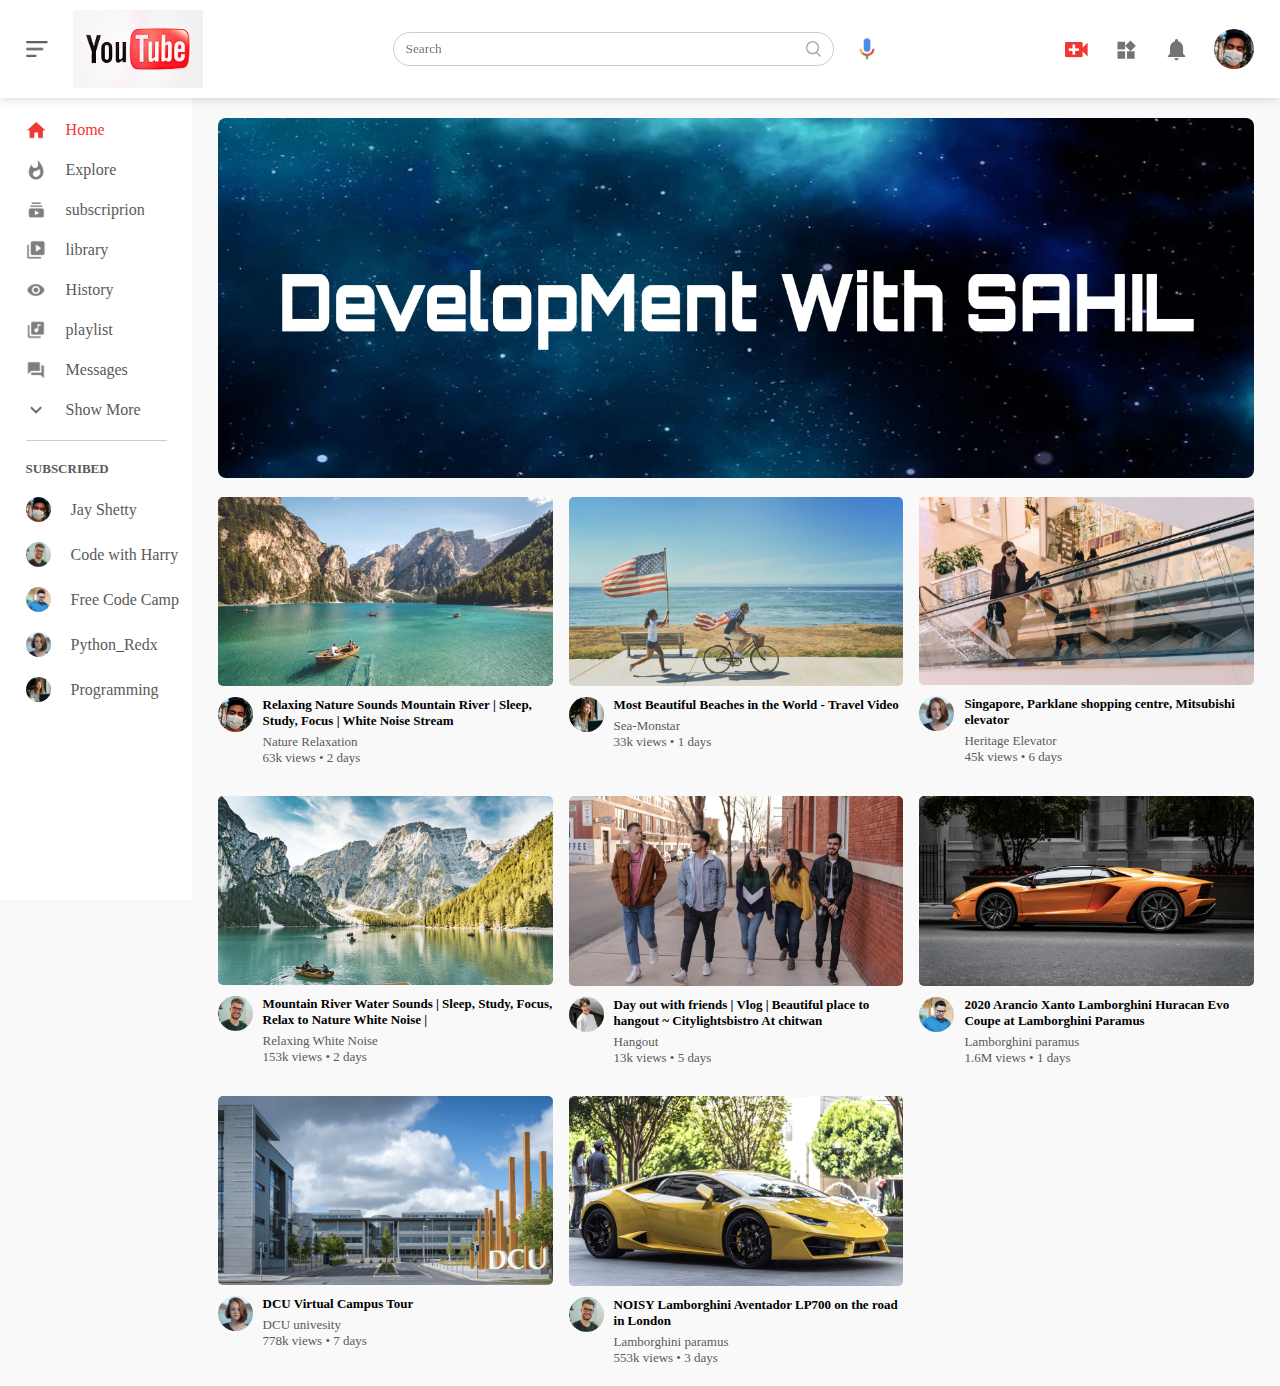
<file: index.html>
<!DOCTYPE html>
<html lang="en">
<head>
    <meta charset="UTF-8">
    <meta http-equiv="X-UA-Compatible" content="IE=edge">
    <meta name="viewport" content="width=device-width, initial-scale=1.0">
    <title>Video sharing website - Youtube2.0</title>

    <link rel="stylesheet" href="style.css">

</head>
<body>
    
    <nav class="flex-div">
        <div class="nav-left flex-div">
            <img src="images/menu.png" class="menu-icon">
            <img src="images/youtube.jpg" class="logo">
        </div>


        <div class="nav-middle flex-div">
            <div class="search-box flex-div">
                <input type="text" placeholder="Search">
                <img src="images/search.png" >
            </div>
            <img src="images/voice-search.png" class="mic-icon">
        </div>


        <div class="nav-right flex-div">
            <img src="images/upload.png" >
            <img src="images/more.png" >
            <img src="images/notification.png" >
            <img src="images/sahil.png" class="user-icon">
        </div>
    </nav>

    <!-- ===================Sidebar===================== -->

    <div class="sidebar">
        <div class="shortcut-links">
            <a href="#"><img src="images/home.png"><p>Home</p></a>
            <a href="#"><img src="images/explore.png"><p>Explore</p></a>
            <a href="#"><img src="images/subscriprion.png"><p>subscriprion</p></a>
            <a href="#"><img src="images/library.png"><p>library</p></a>
            <a href="#"><img src="images/history.png"><p>History</p></a>
            <a href="#"><img src="images/playlist.png"><p>playlist</p></a>
            <a href="#"><img src="images/messages.png"><p>Messages</p></a>
            <a href="#"><img src="images/show-more.png"><p>Show More</p></a>
            <hr>
        </div>
        <div class="subscribed-list">
            <h3>SUBSCRIBED</h3>
            <a href="#"><img src="images/sahil.png"><p>Jay Shetty</p></a>
            <a href="#"><img src="images/simon.png"><p>Code with Harry</p></a>
            <a href="#"><img src="images/tom.png"><p>Free Code Camp</p></a>
            <a href="#"><img src="images/megan.png"><p>Python_Redx</p></a>
            <a href="#"><img src="images/cameron.png"><p>Programming</p></a>
        </div>
    </div>

    <!-- =================main============ -->
    <div class="container">
        <div class="banner">
            <img src="images/banner_main1.jpg" >
        </div>
    

    <div class="list-container">
        <div class="vid-list">
            <a href="play video.html"><img src="images/thumbnail1.png" class="thumbnail"></a>
            <div class="flex-div">
                <img src="images/sahil.png" >
                <div class="vid-info">
                    <a href="play video.html">
                        Relaxing Nature Sounds Mountain River | Sleep, Study, Focus | White Noise Stream</a>
                    <p>Nature Relaxation</p>
                    <p>63k views &bull; 2 days</p>
                </div>
            </div>
        </div>
        <div class="vid-list">
            <a href="beach_video.html"><img src="images/thumbnail2.png" class="thumbnail"></a>
            <div class="flex-div">
                <img src="images/cameron.png" >
                <div class="vid-info">
                    <a href="">Most Beautiful Beaches in the World - Travel Video</a>
                    <p>Sea-Monstar</p>
                    <p>33k views &bull; 1 days</p>
                </div>
            </div>
        </div>
        <div class="vid-list">
            <a href="elevator.html"><img src="images/thumbnail3.png" class="thumbnail"></a>
            <div class="flex-div">
                <img src="images/megan.png" >
                <div class="vid-info">
                    <a href="#">Singapore, Parklane shopping centre, Mitsubishi elevator</a>
                    <p>Heritage Elevator</p>
                    <p>45k views &bull; 6 days</p>
                </div>
            </div>
        </div>
        <div class="vid-list">
            <a href="mountain.html"><img src="images/thumbnail4.png" class="thumbnail"></a>
            <div class="flex-div">
                <img src="images/simon.png" >
                <div class="vid-info">
                    <a href="#">Mountain River Water Sounds | Sleep, Study, Focus, Relax to Nature White Noise | </a>
                    <p>Relaxing White Noise</p>
                    <p>153k views &bull; 2 days</p>
                </div>
            </div>
        </div>
        <div class="vid-list">
            <a href="hangout.html"><img src="images/thumbnail5.png" class="thumbnail"></a>
            <div class="flex-div">
                <img src="images/gerard.png" >
                <div class="vid-info">
                    <a href="#">
                        Day out with friends | Vlog | Beautiful place to hangout ~ Citylightsbistro At chitwan</a>
                    <p>Hangout</p>
                    <p>13k views &bull; 5 days</p>
                </div>
            </div>
        </div>
        <div class="vid-list">
            <a href="lambo_red.html"><img src="images/thumbnail6.png" class="thumbnail"></a>
            <div class="flex-div">
                <img src="images/tom.png" >
                <div class="vid-info">
                    <a href="#">2020 Arancio Xanto Lamborghini Huracan Evo Coupe at Lamborghini Paramus</a>
                    <p>Lamborghini paramus</p>
                    <p>1.6M views &bull; 1 days</p>
                </div>
            </div>
        </div>
        <div class="vid-list">
            <a href="versity.html"><img src="images/thumbnail7.png" class="thumbnail"></a>
            <div class="flex-div">
                <img src="images/megan.png" >
                <div class="vid-info">
                    <a href="#">DCU Virtual Campus Tour</a>
                    <p>DCU univesity</p>
                    <p>778k views &bull; 7 days</p>
                </div>
            </div>
        </div>
        <div class="vid-list">
            <a href="yellowlambo.html"><img src="images/thumbnail8.png" class="thumbnail"></a>
            <div class="flex-div">
                <img src="images/simon.png" >
                <div class="vid-info">
                    <a href="#">NOISY Lamborghini Aventador LP700 on the road in London</a>
                    <p>Lamborghini paramus</p>
                    <p>553k views &bull; 3 days</p>
                </div>
            </div>
        </div>
        
    </div>
</div>



<script src="main.js"></script>
</body>
</html>
</file>
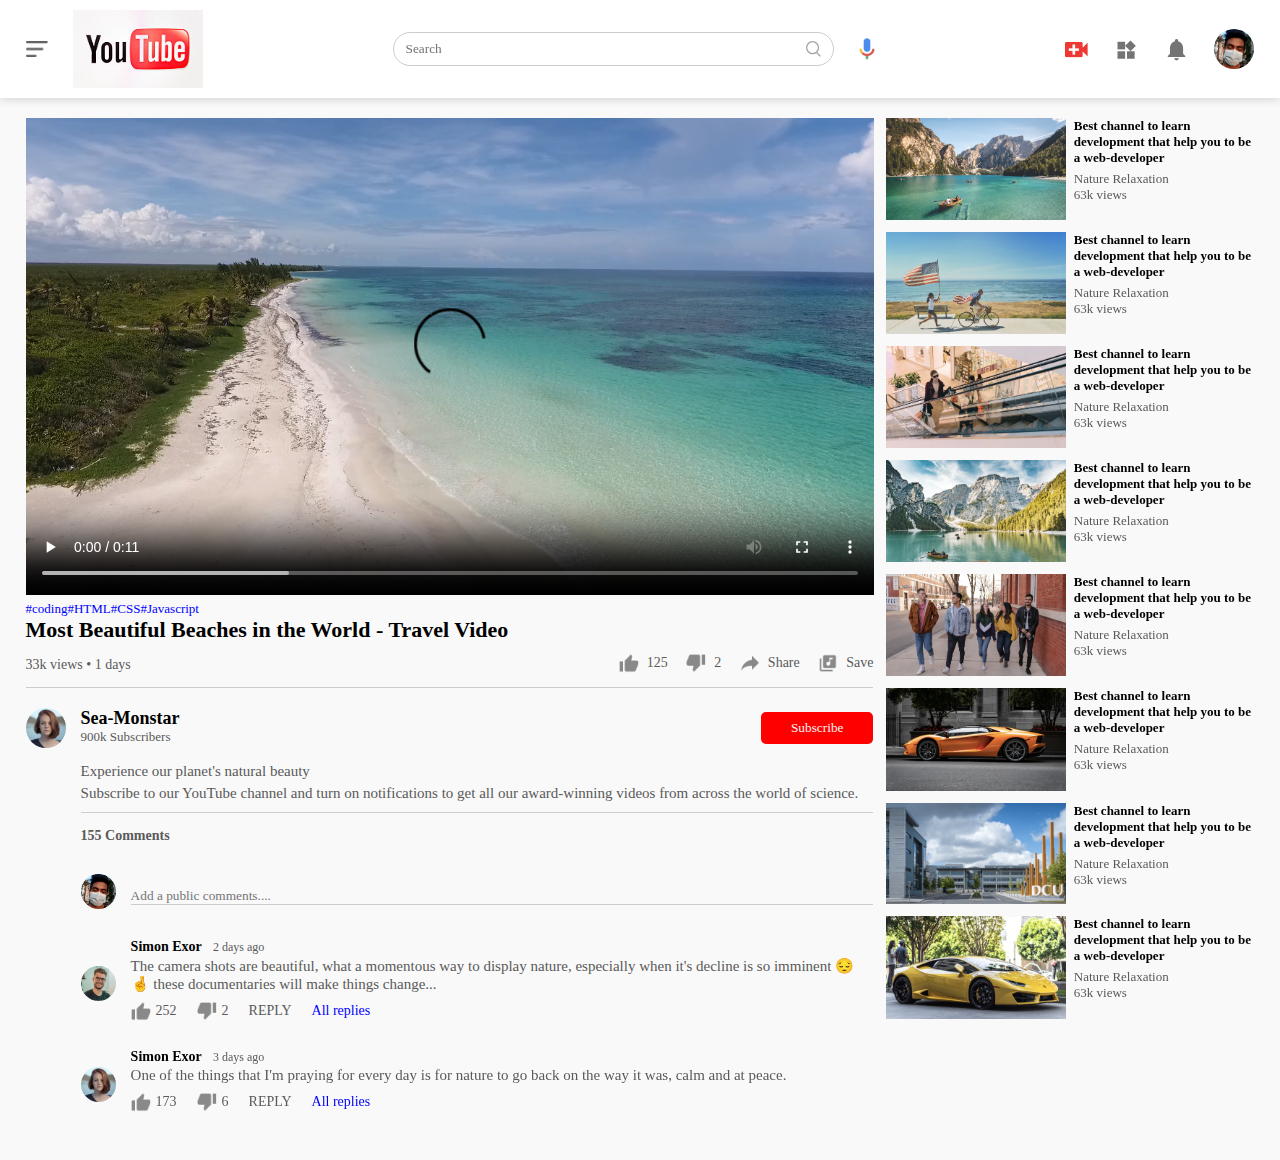
<file: beach_video.html>
<!DOCTYPE html>
<html lang="en">

<head>
    <meta charset="UTF-8">
    <meta http-equiv="X-UA-Compatible" content="IE=edge">
    <meta name="viewport" content="width=device-width, initial-scale=1.0">
    <title>beach_video</title>
    <link rel="stylesheet" href="style.css">
</head>

<body>
    <nav class="flex-div">
        <div class="nav-left flex-div">
            <img src="images/menu.png" class="menu-icon">
            <img src="images/youtube.jpg" class="logo">
        </div>


        <div class="nav-middle flex-div">
            <div class="search-box flex-div">
                <input type="text" placeholder="Search">
                <img src="images/search.png">
            </div>
            <img src="images/voice-search.png" class="mic-icon">
        </div>


        <div class="nav-right flex-div">
            <img src="images/upload.png">
            <img src="images/more.png">
            <img src="images/notification.png">
            <img src="images/sahil.png" class="user-icon">
        </div>
    </nav>

    <div class="container play-container">
        <div class="row">
            <div class="play-video">
                <video controls autoplay>
                    <source src="images/Sea - 6399 (1).mp4" type="video/mp4">
                </video>

                <div class="tags">
                    <a href="">#coding</a><a href="">#HTML</a><a href="">#CSS</a><a href="">#Javascript</a>
                </div>
                <h3>Most Beautiful Beaches in the World - Travel Video</h3>
                <div class="play-video-info">
                    <p>33k views &bull; 1 days</p>


                    <div>
                        <a href=""><img src="images/like.png">125</a>
                        <a href=""><img src="images/dislike.png">2</a>
                        <a href=""><img src="images/share.png">Share</a>
                        <a href=""><img src="images/save.png">Save</a>
                    </div>
                </div>
                <hr>

                <div class="publisher">
                    <img src="images/megan.png">

                    <div>
                        <p>Sea-Monstar</p>
                        <span>900k Subscribers</span>

                    </div>
                    <button type="button">Subscribe</button>

                </div>
                <div class="channel-discription">
                    <p>Experience our planet's natural beauty</p>
                    <p>Subscribe to our YouTube channel and turn on notifications to get all our award-winning videos from across the world of science.</p>
                    <hr>
                    <h4>155 Comments</h4>

                    <div class="add-comments">
                        <img src="images/sahil.png" >
                        <input type="text " placeholder="Add a public comments....">
                    </div>
                    <div class="old-comments">
                        <img src="images/simon.png" >

                       <div>
                        <h3>Simon Exor <span>2 days ago</span></h3>
                        
                        <p>The camera shots are beautiful, what a momentous way to display nature, especially when it's decline is so imminent 😔 🤞 these documentaries will make things change...
                        </p>
                        <div class="comments-icons">
                            <img src="images/like.png" >
                            <span>252</span>
                            <img src="images/dislike.png">
                            <span>2</span>
                            <span>REPLY</span>
                            <a href="">All replies</a>
                        </div>
                       </div>
                    </div>
                    <div class="old-comments">
                        <img src="images/megan.png" >

                       <div>
                        <h3>Simon Exor <span>3 days ago</span></h3>
                        
                        <p>One of the things that I'm praying for every day is for nature to go back on the way it was, calm and at peace.
                        </p>
                        <div class="comments-icons">
                            <img src="images/like.png" >
                            <span>173</span>
                            <img src="images/dislike.png">
                            <span>6</span>
                            <span>REPLY</span>
                            <a href="">All replies</a>
                        </div>
                       </div>
                    </div>
                </div>




            </div>
            <div class="right-sidebar">

                <div class="side-video-list">
                    <a href="" class="small-thumbnail"><img src="images/thumbnail1.png"></a>
                    <div class="vid-info">
                        <a href="">Best channel to learn development that help you to be a web-developer</a>
                        <p>Nature Relaxation</p>
                        <p>63k views </p>

                    </div>
                </div>
                <div class="side-video-list">
                    <a href="" class="small-thumbnail"><img src="images/thumbnail2.png"></a>
                    <div class="vid-info">
                        <a href="">Best channel to learn development that help you to be a web-developer</a>
                        <p>Nature Relaxation</p>
                        <p>63k views </p>

                    </div>
                </div>
                <div class="side-video-list">
                    <a href="" class="small-thumbnail"><img src="images/thumbnail3.png"></a>
                    <div class="vid-info">
                        <a href="">Best channel to learn development that help you to be a web-developer</a>
                        <p>Nature Relaxation</p>
                        <p>63k views </p>

                    </div>
                </div>
                <div class="side-video-list">
                    <a href="" class="small-thumbnail"><img src="images/thumbnail4.png"></a>
                    <div class="vid-info">
                        <a href="">Best channel to learn development that help you to be a web-developer</a>
                        <p>Nature Relaxation</p>
                        <p>63k views </p>

                    </div>
                </div>
                <div class="side-video-list">
                    <a href="" class="small-thumbnail"><img src="images/thumbnail5.png"></a>
                    <div class="vid-info">
                        <a href="">Best channel to learn development that help you to be a web-developer</a>
                        <p>Nature Relaxation</p>
                        <p>63k views </p>

                    </div>
                </div>
                <div class="side-video-list">
                    <a href="" class="small-thumbnail"><img src="images/thumbnail6.png"></a>
                    <div class="vid-info">
                        <a href="">Best channel to learn development that help you to be a web-developer</a>
                        <p>Nature Relaxation</p>
                        <p>63k views </p>

                    </div>
                </div>
                <div class="side-video-list">
                    <a href="" class="small-thumbnail"><img src="images/thumbnail7.png"></a>
                    <div class="vid-info">
                        <a href="">Best channel to learn development that help you to be a web-developer</a>
                        <p>Nature Relaxation</p>
                        <p>63k views </p>

                    </div>
                </div>
                <div class="side-video-list">
                    <a href="" class="small-thumbnail"><img src="images/thumbnail8.png"></a>
                    <div class="vid-info">
                        <a href="">Best channel to learn development that help you to be a web-developer</a>
                        <p>Nature Relaxation</p>
                        <p>63k views </p>

                    </div>
                </div>

            </div>
        </div>
    </div>
</body>

</html>
</file>
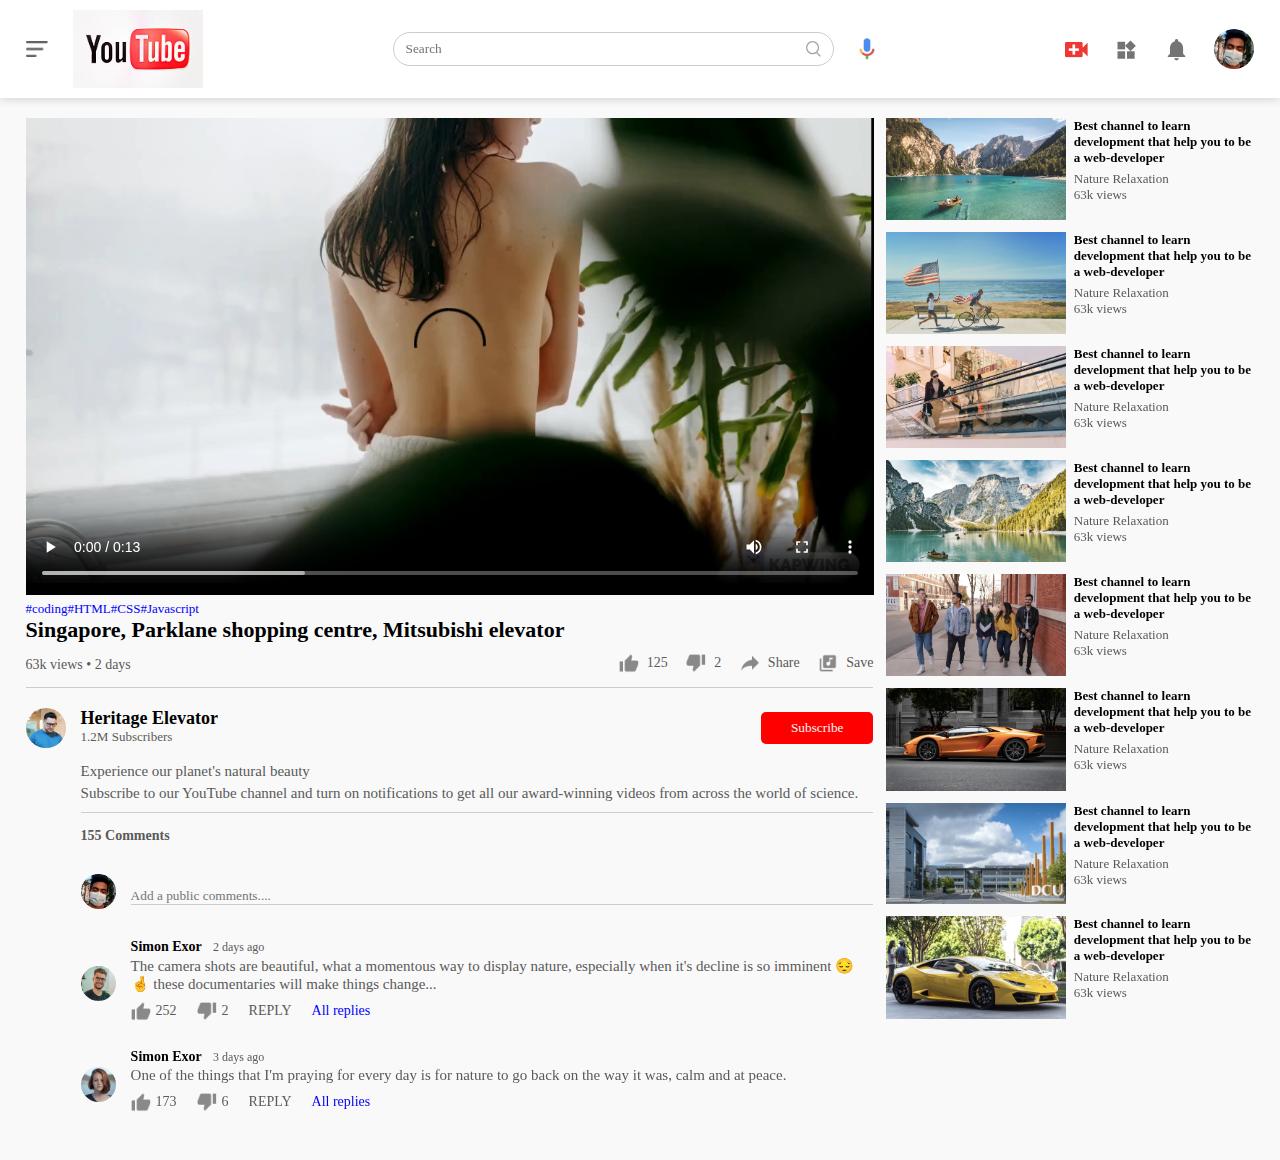
<file: elevator.html>
<!DOCTYPE html>
<html lang="en">

<head>
    <meta charset="UTF-8">
    <meta http-equiv="X-UA-Compatible" content="IE=edge">
    <meta name="viewport" content="width=device-width, initial-scale=1.0">
    <title>Elevator</title>
    <link rel="stylesheet" href="style.css">
</head>

<body>
    <nav class="flex-div">
        <div class="nav-left flex-div">
            <img src="images/menu.png" class="menu-icon">
            <img src="images/youtube.jpg" class="logo">
        </div>


        <div class="nav-middle flex-div">
            <div class="search-box flex-div">
                <input type="text" placeholder="Search">
                <img src="images/search.png">
            </div>
            <img src="images/voice-search.png" class="mic-icon">
        </div>


        <div class="nav-right flex-div">
            <img src="images/upload.png">
            <img src="images/more.png">
            <img src="images/notification.png">
            <img src="images/sahil.png" class="user-icon">
        </div>
    </nav>

    <div class="container play-container">
        <div class="row">
            <div class="play-video">
                <video controls autoplay>
                    <source src="images/yellowlambo.mp4" type="video/mp4">
                </video>

                <div class="tags">
                    <a href="">#coding</a><a href="">#HTML</a><a href="">#CSS</a><a href="">#Javascript</a>
                </div>
                <h3>Singapore, Parklane shopping centre, Mitsubishi elevator</h3>
                <div class="play-video-info">
                    <p>63k views &bull; 2 days</p>


                    <div>
                        <a href=""><img src="images/like.png">125</a>
                        <a href=""><img src="images/dislike.png">2</a>
                        <a href=""><img src="images/share.png">Share</a>
                        <a href=""><img src="images/save.png">Save</a>
                    </div>
                </div>
                <hr>

                <div class="publisher">
                    <img src="images/tom.png">

                    <div>
                        <p>Heritage Elevator</p>
                        <span>1.2M Subscribers</span>

                    </div>
                    <button type="button">Subscribe</button>

                </div>
                <div class="channel-discription">
                    <p>Experience our planet's natural beauty</p>
                    <p>Subscribe to our YouTube channel and turn on notifications to get all our award-winning videos from across the world of science.</p>
                    <hr>
                    <h4>155 Comments</h4>

                    <div class="add-comments">
                        <img src="images/sahil.png" >
                        <input type="text " placeholder="Add a public comments....">
                    </div>
                    <div class="old-comments">
                        <img src="images/simon.png" >

                       <div>
                        <h3>Simon Exor <span>2 days ago</span></h3>
                        
                        <p>The camera shots are beautiful, what a momentous way to display nature, especially when it's decline is so imminent 😔 🤞 these documentaries will make things change...
                        </p>
                        <div class="comments-icons">
                            <img src="images/like.png" >
                            <span>252</span>
                            <img src="images/dislike.png">
                            <span>2</span>
                            <span>REPLY</span>
                            <a href="">All replies</a>
                        </div>
                       </div>
                    </div>
                    <div class="old-comments">
                        <img src="images/megan.png" >

                       <div>
                        <h3>Simon Exor <span>3 days ago</span></h3>
                        
                        <p>One of the things that I'm praying for every day is for nature to go back on the way it was, calm and at peace.
                        </p>
                        <div class="comments-icons">
                            <img src="images/like.png" >
                            <span>173</span>
                            <img src="images/dislike.png">
                            <span>6</span>
                            <span>REPLY</span>
                            <a href="">All replies</a>
                        </div>
                       </div>
                    </div>
                </div>




            </div>
            <div class="right-sidebar">

                <div class="side-video-list">
                    <a href="" class="small-thumbnail"><img src="images/thumbnail1.png"></a>
                    <div class="vid-info">
                        <a href="">Best channel to learn development that help you to be a web-developer</a>
                        <p>Nature Relaxation</p>
                        <p>63k views </p>

                    </div>
                </div>
                <div class="side-video-list">
                    <a href="" class="small-thumbnail"><img src="images/thumbnail2.png"></a>
                    <div class="vid-info">
                        <a href="">Best channel to learn development that help you to be a web-developer</a>
                        <p>Nature Relaxation</p>
                        <p>63k views </p>

                    </div>
                </div>
                <div class="side-video-list">
                    <a href="" class="small-thumbnail"><img src="images/thumbnail3.png"></a>
                    <div class="vid-info">
                        <a href="">Best channel to learn development that help you to be a web-developer</a>
                        <p>Nature Relaxation</p>
                        <p>63k views </p>

                    </div>
                </div>
                <div class="side-video-list">
                    <a href="" class="small-thumbnail"><img src="images/thumbnail4.png"></a>
                    <div class="vid-info">
                        <a href="">Best channel to learn development that help you to be a web-developer</a>
                        <p>Nature Relaxation</p>
                        <p>63k views </p>

                    </div>
                </div>
                <div class="side-video-list">
                    <a href="" class="small-thumbnail"><img src="images/thumbnail5.png"></a>
                    <div class="vid-info">
                        <a href="">Best channel to learn development that help you to be a web-developer</a>
                        <p>Nature Relaxation</p>
                        <p>63k views </p>

                    </div>
                </div>
                <div class="side-video-list">
                    <a href="" class="small-thumbnail"><img src="images/thumbnail6.png"></a>
                    <div class="vid-info">
                        <a href="">Best channel to learn development that help you to be a web-developer</a>
                        <p>Nature Relaxation</p>
                        <p>63k views </p>

                    </div>
                </div>
                <div class="side-video-list">
                    <a href="" class="small-thumbnail"><img src="images/thumbnail7.png"></a>
                    <div class="vid-info">
                        <a href="">Best channel to learn development that help you to be a web-developer</a>
                        <p>Nature Relaxation</p>
                        <p>63k views </p>

                    </div>
                </div>
                <div class="side-video-list">
                    <a href="" class="small-thumbnail"><img src="images/thumbnail8.png"></a>
                    <div class="vid-info">
                        <a href="">Best channel to learn development that help you to be a web-developer</a>
                        <p>Nature Relaxation</p>
                        <p>63k views </p>

                    </div>
                </div>

            </div>
        </div>
    </div>
</body>

</html>
</file>
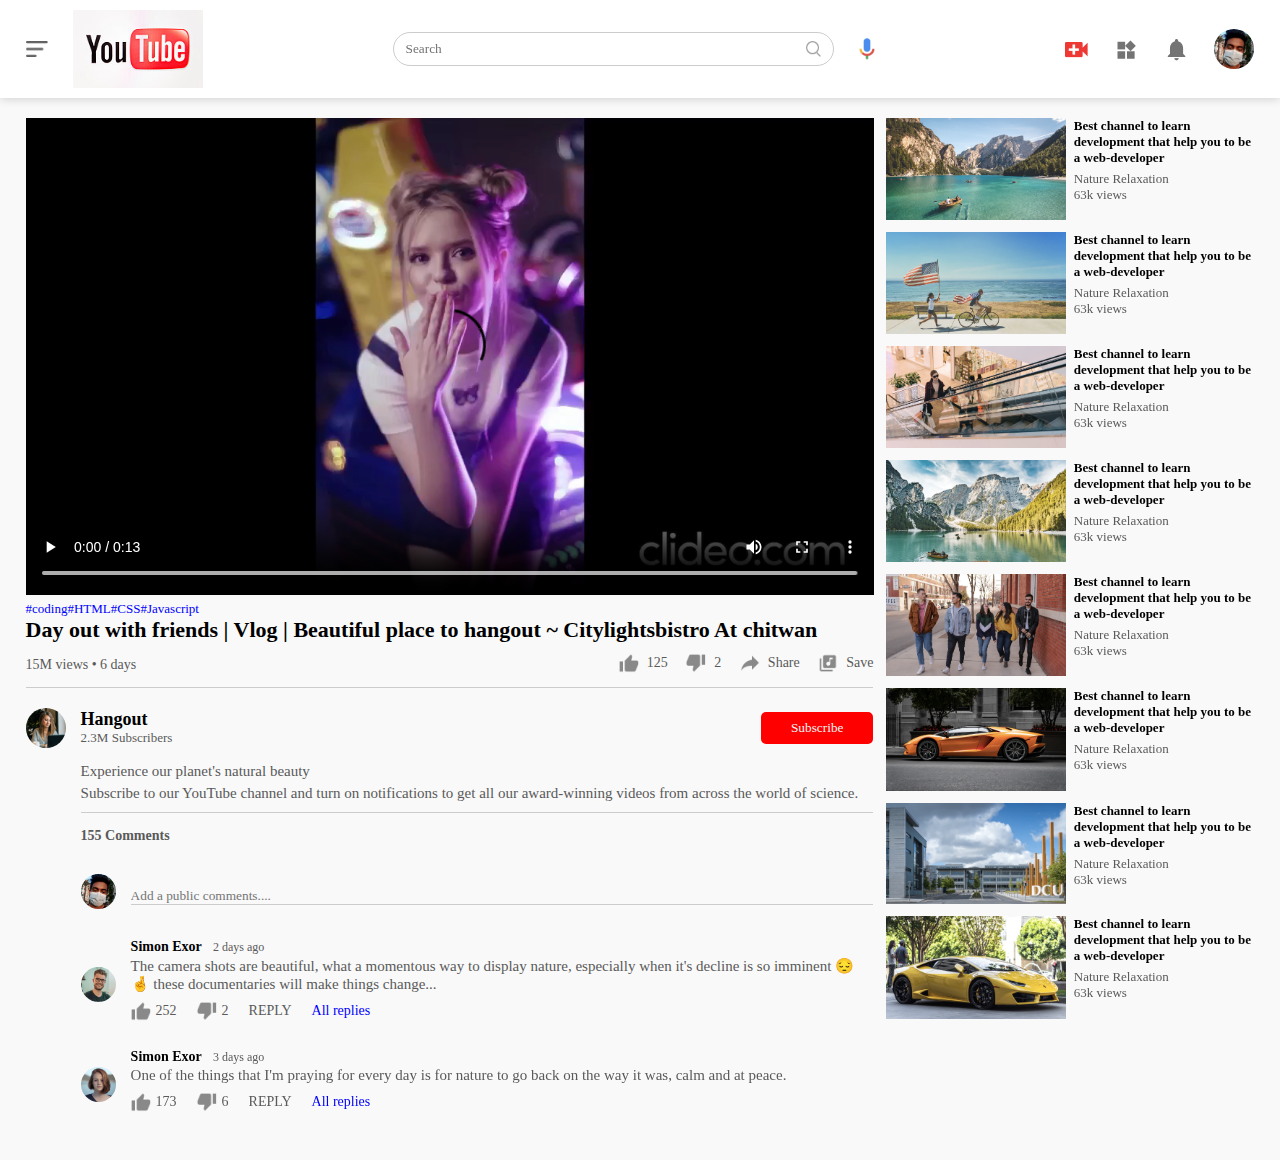
<file: hangout.html>
<!DOCTYPE html>
<html lang="en">

<head>
    <meta charset="UTF-8">
    <meta http-equiv="X-UA-Compatible" content="IE=edge">
    <meta name="viewport" content="width=device-width, initial-scale=1.0">
    <title>hangout_friends</title>
    <link rel="stylesheet" href="style.css">
</head>

<body>
    <nav class="flex-div">
        <div class="nav-left flex-div">
            <img src="images/menu.png" class="menu-icon">
            <img src="images/youtube.jpg" class="logo">
        </div>


        <div class="nav-middle flex-div">
            <div class="search-box flex-div">
                <input type="text" placeholder="Search">
                <img src="images/search.png">
            </div>
            <img src="images/voice-search.png" class="mic-icon">
        </div>


        <div class="nav-right flex-div">
            <img src="images/upload.png">
            <img src="images/more.png">
            <img src="images/notification.png">
            <img src="images/sahil.png" class="user-icon">
        </div>
    </nav>

    <div class="container play-container">
        <div class="row">
            <div class="play-video">
                <video controls autoplay>
                    <source src="images/hangout.mp4" type="video/mp4">
                </video>

                <div class="tags">
                    <a href="">#coding</a><a href="">#HTML</a><a href="">#CSS</a><a href="">#Javascript</a>
                </div>
                <h3>Day out with friends | Vlog | Beautiful place to hangout ~ Citylightsbistro At chitwan</h3>
                <div class="play-video-info">
                    <p>15M views &bull; 6 days</p>


                    <div>
                        <a href=""><img src="images/like.png">125</a>
                        <a href=""><img src="images/dislike.png">2</a>
                        <a href=""><img src="images/share.png">Share</a>
                        <a href=""><img src="images/save.png">Save</a>
                    </div>
                </div>
                <hr>

                <div class="publisher">
                    <img src="images/cameron.png">

                    <div>
                        <p>Hangout</p>
                        <span>2.3M Subscribers</span>

                    </div>
                    <button type="button">Subscribe</button>

                </div>
                <div class="channel-discription">
                    <p>Experience our planet's natural beauty</p>
                    <p>Subscribe to our YouTube channel and turn on notifications to get all our award-winning videos from across the world of science.</p>
                    <hr>
                    <h4>155 Comments</h4>

                    <div class="add-comments">
                        <img src="images/sahil.png" >
                        <input type="text " placeholder="Add a public comments....">
                    </div>
                    <div class="old-comments">
                        <img src="images/simon.png" >

                       <div>
                        <h3>Simon Exor <span>2 days ago</span></h3>
                        
                        <p>The camera shots are beautiful, what a momentous way to display nature, especially when it's decline is so imminent 😔 🤞 these documentaries will make things change...
                        </p>
                        <div class="comments-icons">
                            <img src="images/like.png" >
                            <span>252</span>
                            <img src="images/dislike.png">
                            <span>2</span>
                            <span>REPLY</span>
                            <a href="">All replies</a>
                        </div>
                       </div>
                    </div>
                    <div class="old-comments">
                        <img src="images/megan.png" >

                       <div>
                        <h3>Simon Exor <span>3 days ago</span></h3>
                        
                        <p>One of the things that I'm praying for every day is for nature to go back on the way it was, calm and at peace.
                        </p>
                        <div class="comments-icons">
                            <img src="images/like.png" >
                            <span>173</span>
                            <img src="images/dislike.png">
                            <span>6</span>
                            <span>REPLY</span>
                            <a href="">All replies</a>
                        </div>
                       </div>
                    </div>
                </div>




            </div>
            <div class="right-sidebar">

                <div class="side-video-list">
                    <a href="" class="small-thumbnail"><img src="images/thumbnail1.png"></a>
                    <div class="vid-info">
                        <a href="">Best channel to learn development that help you to be a web-developer</a>
                        <p>Nature Relaxation</p>
                        <p>63k views </p>

                    </div>
                </div>
                <div class="side-video-list">
                    <a href="" class="small-thumbnail"><img src="images/thumbnail2.png"></a>
                    <div class="vid-info">
                        <a href="">Best channel to learn development that help you to be a web-developer</a>
                        <p>Nature Relaxation</p>
                        <p>63k views </p>

                    </div>
                </div>
                <div class="side-video-list">
                    <a href="" class="small-thumbnail"><img src="images/thumbnail3.png"></a>
                    <div class="vid-info">
                        <a href="">Best channel to learn development that help you to be a web-developer</a>
                        <p>Nature Relaxation</p>
                        <p>63k views </p>

                    </div>
                </div>
                <div class="side-video-list">
                    <a href="" class="small-thumbnail"><img src="images/thumbnail4.png"></a>
                    <div class="vid-info">
                        <a href="">Best channel to learn development that help you to be a web-developer</a>
                        <p>Nature Relaxation</p>
                        <p>63k views </p>

                    </div>
                </div>
                <div class="side-video-list">
                    <a href="" class="small-thumbnail"><img src="images/thumbnail5.png"></a>
                    <div class="vid-info">
                        <a href="">Best channel to learn development that help you to be a web-developer</a>
                        <p>Nature Relaxation</p>
                        <p>63k views </p>

                    </div>
                </div>
                <div class="side-video-list">
                    <a href="" class="small-thumbnail"><img src="images/thumbnail6.png"></a>
                    <div class="vid-info">
                        <a href="">Best channel to learn development that help you to be a web-developer</a>
                        <p>Nature Relaxation</p>
                        <p>63k views </p>

                    </div>
                </div>
                <div class="side-video-list">
                    <a href="" class="small-thumbnail"><img src="images/thumbnail7.png"></a>
                    <div class="vid-info">
                        <a href="">Best channel to learn development that help you to be a web-developer</a>
                        <p>Nature Relaxation</p>
                        <p>63k views </p>

                    </div>
                </div>
                <div class="side-video-list">
                    <a href="" class="small-thumbnail"><img src="images/thumbnail8.png"></a>
                    <div class="vid-info">
                        <a href="">Best channel to learn development that help you to be a web-developer</a>
                        <p>Nature Relaxation</p>
                        <p>63k views </p>

                    </div>
                </div>

            </div>
        </div>
    </div>
</body>

</html>
</file>
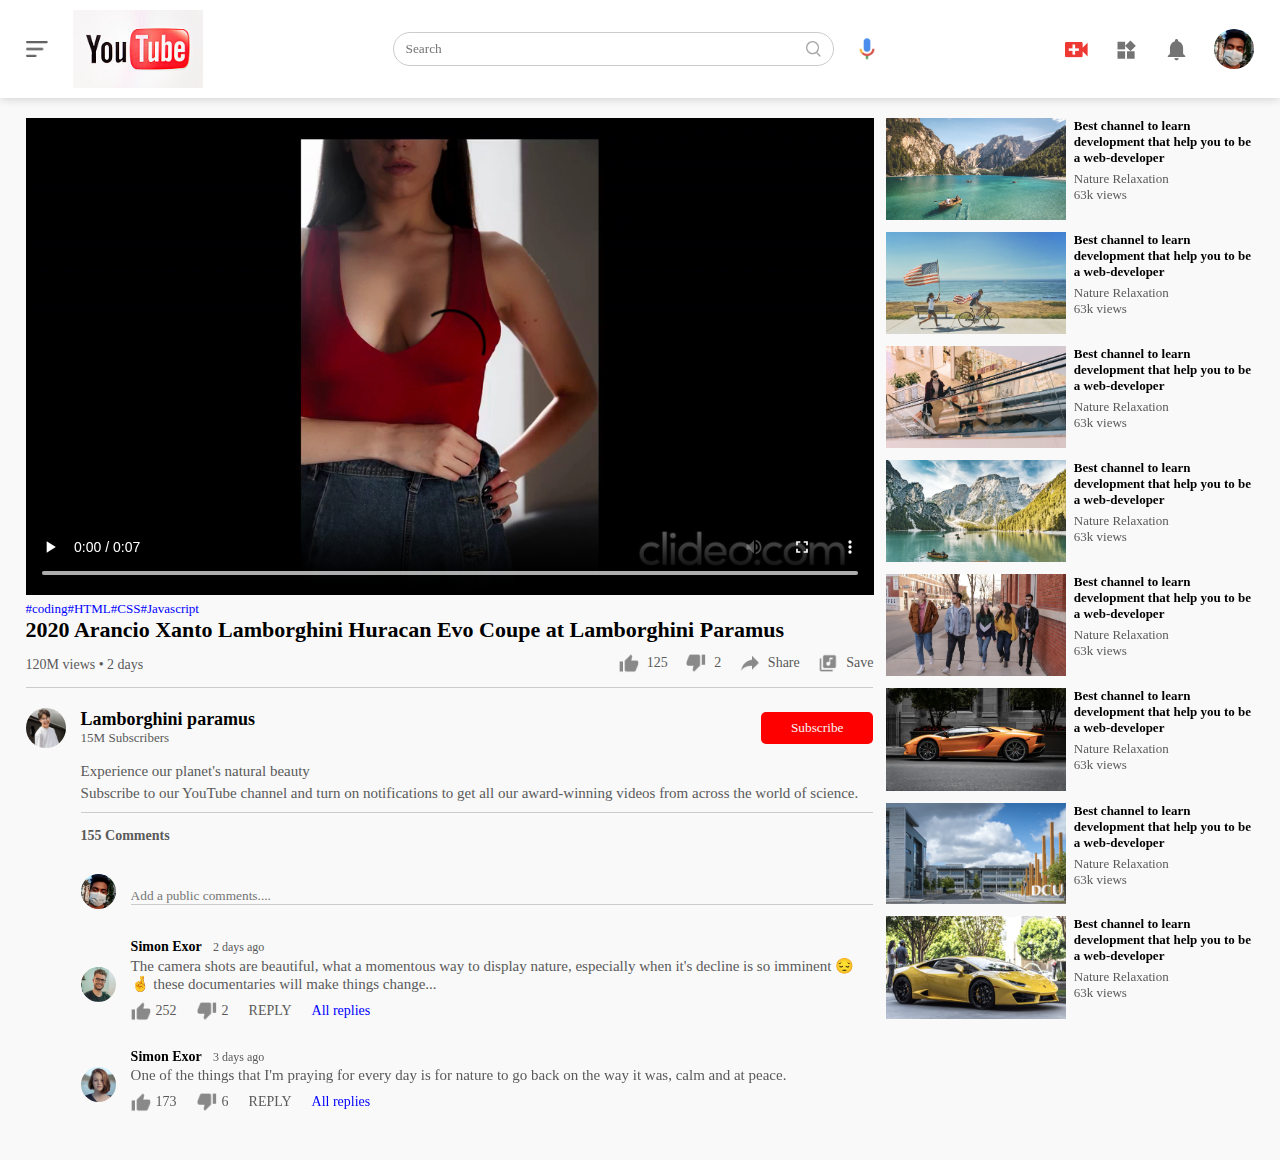
<file: lambo_red.html>
<!DOCTYPE html>
<html lang="en">

<head>
    <meta charset="UTF-8">
    <meta http-equiv="X-UA-Compatible" content="IE=edge">
    <meta name="viewport" content="width=device-width, initial-scale=1.0">
    <title>Red_Lamborgini</title>
    <link rel="stylesheet" href="style.css">
</head>

<body>
    <nav class="flex-div">
        <div class="nav-left flex-div">
            <img src="images/menu.png" class="menu-icon">
            <img src="images/youtube.jpg" class="logo">
        </div>


        <div class="nav-middle flex-div">
            <div class="search-box flex-div">
                <input type="text" placeholder="Search">
                <img src="images/search.png">
            </div>
            <img src="images/voice-search.png" class="mic-icon">
        </div>


        <div class="nav-right flex-div">
            <img src="images/upload.png">
            <img src="images/more.png">
            <img src="images/notification.png">
            <img src="images/sahil.png" class="user-icon">
        </div>
    </nav>

    <div class="container play-container">
        <div class="row">
            <div class="play-video">
                <video controls autoplay>
                    <source src="images/redlambo_ammlnAEG_Jay4.mp4" type="video/mp4" class="redlambo">
                </video>

                <div class="tags">
                    <a href="">#coding</a><a href="">#HTML</a><a href="">#CSS</a><a href="">#Javascript</a>
                </div>
                <h3>2020 Arancio Xanto Lamborghini Huracan Evo Coupe at Lamborghini Paramus</h3>
                <div class="play-video-info">
                    <p>120M views &bull; 2 days</p>


                    <div>
                        <a href=""><img src="images/like.png">125</a>
                        <a href=""><img src="images/dislike.png">2</a>
                        <a href=""><img src="images/share.png">Share</a>
                        <a href=""><img src="images/save.png">Save</a>
                    </div>
                </div>
                <hr>

                <div class="publisher">
                    <img src="images/gerard.png">

                    <div>
                        <p>Lamborghini paramus</p>
                        <span>15M Subscribers</span>

                    </div>
                    <button type="button">Subscribe</button>

                </div>
                <div class="channel-discription">
                    <p>Experience our planet's natural beauty</p>
                    <p>Subscribe to our YouTube channel and turn on notifications to get all our award-winning videos from across the world of science.</p>
                    <hr>
                    <h4>155 Comments</h4>

                    <div class="add-comments">
                        <img src="images/sahil.png" >
                        <input type="text " placeholder="Add a public comments....">
                    </div>
                    <div class="old-comments">
                        <img src="images/simon.png" >

                       <div>
                        <h3>Simon Exor <span>2 days ago</span></h3>
                        
                        <p>The camera shots are beautiful, what a momentous way to display nature, especially when it's decline is so imminent 😔 🤞 these documentaries will make things change...
                        </p>
                        <div class="comments-icons">
                            <img src="images/like.png" >
                            <span>252</span>
                            <img src="images/dislike.png">
                            <span>2</span>
                            <span>REPLY</span>
                            <a href="">All replies</a>
                        </div>
                       </div>
                    </div>
                    <div class="old-comments">
                        <img src="images/megan.png" >

                       <div>
                        <h3>Simon Exor <span>3 days ago</span></h3>
                        
                        <p>One of the things that I'm praying for every day is for nature to go back on the way it was, calm and at peace.
                        </p>
                        <div class="comments-icons">
                            <img src="images/like.png" >
                            <span>173</span>
                            <img src="images/dislike.png">
                            <span>6</span>
                            <span>REPLY</span>
                            <a href="">All replies</a>
                        </div>
                       </div>
                    </div>
                </div>




            </div>
            <div class="right-sidebar">

                <div class="side-video-list">
                    <a href="" class="small-thumbnail"><img src="images/thumbnail1.png"></a>
                    <div class="vid-info">
                        <a href="">Best channel to learn development that help you to be a web-developer</a>
                        <p>Nature Relaxation</p>
                        <p>63k views </p>

                    </div>
                </div>
                <div class="side-video-list">
                    <a href="" class="small-thumbnail"><img src="images/thumbnail2.png"></a>
                    <div class="vid-info">
                        <a href="">Best channel to learn development that help you to be a web-developer</a>
                        <p>Nature Relaxation</p>
                        <p>63k views </p>

                    </div>
                </div>
                <div class="side-video-list">
                    <a href="" class="small-thumbnail"><img src="images/thumbnail3.png"></a>
                    <div class="vid-info">
                        <a href="">Best channel to learn development that help you to be a web-developer</a>
                        <p>Nature Relaxation</p>
                        <p>63k views </p>

                    </div>
                </div>
                <div class="side-video-list">
                    <a href="" class="small-thumbnail"><img src="images/thumbnail4.png"></a>
                    <div class="vid-info">
                        <a href="">Best channel to learn development that help you to be a web-developer</a>
                        <p>Nature Relaxation</p>
                        <p>63k views </p>

                    </div>
                </div>
                <div class="side-video-list">
                    <a href="" class="small-thumbnail"><img src="images/thumbnail5.png"></a>
                    <div class="vid-info">
                        <a href="">Best channel to learn development that help you to be a web-developer</a>
                        <p>Nature Relaxation</p>
                        <p>63k views </p>

                    </div>
                </div>
                <div class="side-video-list">
                    <a href="" class="small-thumbnail"><img src="images/thumbnail6.png"></a>
                    <div class="vid-info">
                        <a href="">Best channel to learn development that help you to be a web-developer</a>
                        <p>Nature Relaxation</p>
                        <p>63k views </p>

                    </div>
                </div>
                <div class="side-video-list">
                    <a href="" class="small-thumbnail"><img src="images/thumbnail7.png"></a>
                    <div class="vid-info">
                        <a href="">Best channel to learn development that help you to be a web-developer</a>
                        <p>Nature Relaxation</p>
                        <p>63k views </p>

                    </div>
                </div>
                <div class="side-video-list">
                    <a href="" class="small-thumbnail"><img src="images/thumbnail8.png"></a>
                    <div class="vid-info">
                        <a href="">Best channel to learn development that help you to be a web-developer</a>
                        <p>Nature Relaxation</p>
                        <p>63k views </p>

                    </div>
                </div>

            </div>
        </div>
    </div>
</body>

</html>
</file>
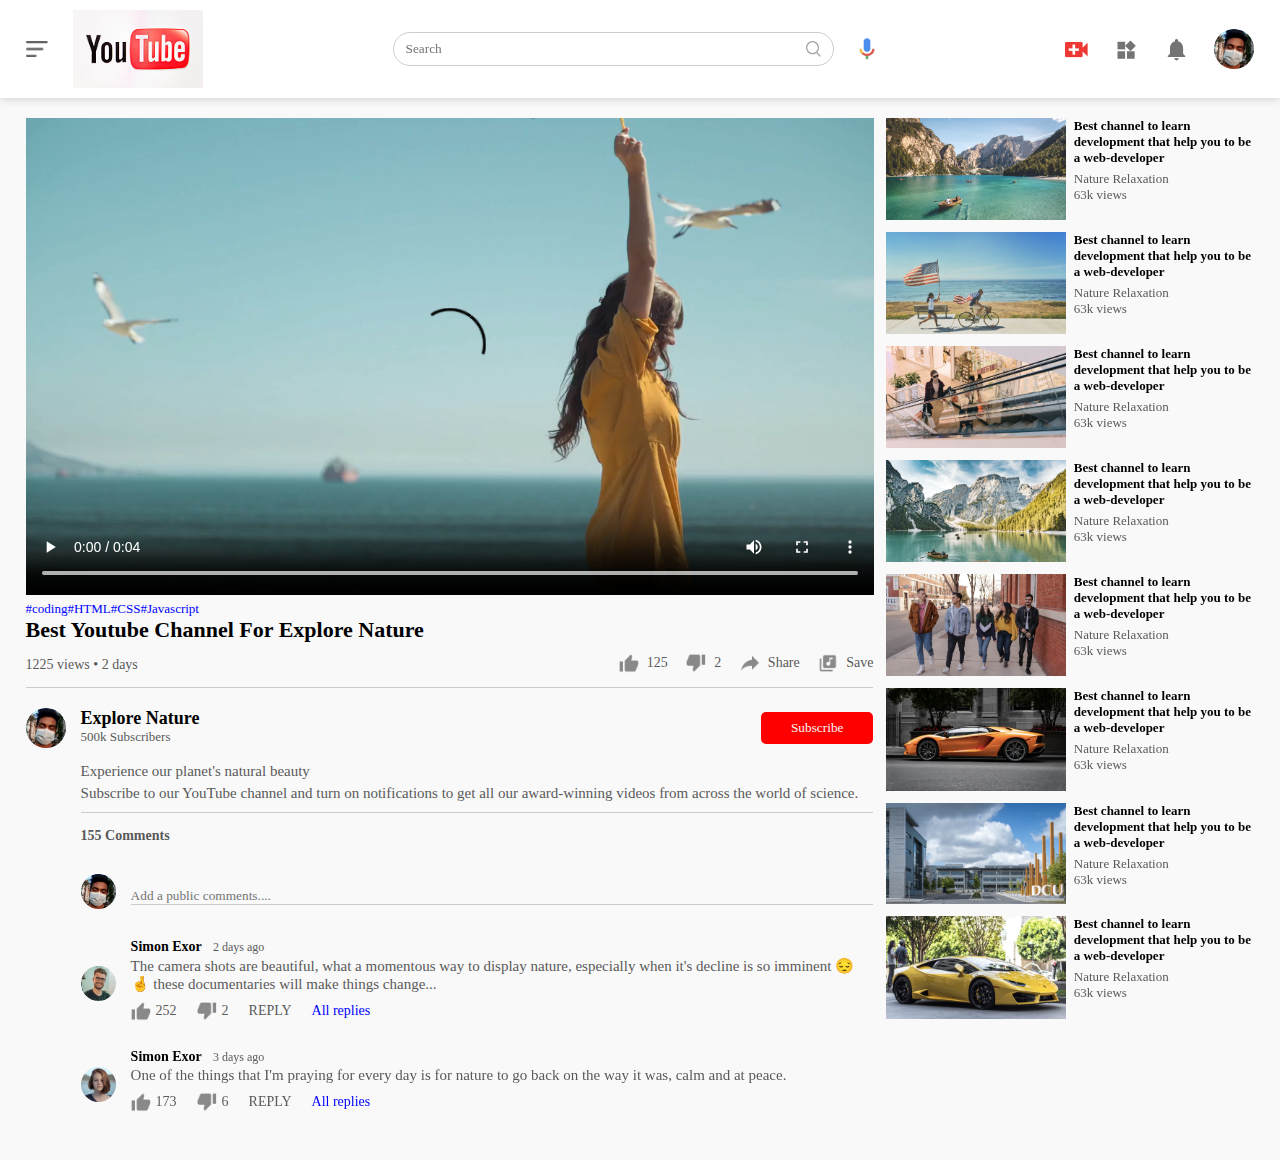
<file: play video.html>
<!DOCTYPE html>
<html lang="en">

<head>
    <meta charset="UTF-8">
    <meta http-equiv="X-UA-Compatible" content="IE=edge">
    <meta name="viewport" content="width=device-width, initial-scale=1.0">
    <title>Play video</title>
    <link rel="stylesheet" href="style.css">
</head>

<body>
    <nav class="flex-div">
        <div class="nav-left flex-div">
            <img src="images/menu.png" class="menu-icon">
            <img src="images/youtube.jpg" class="logo">
        </div>


        <div class="nav-middle flex-div">
            <div class="search-box flex-div">
                <input type="text" placeholder="Search">
                <img src="images/search.png">
            </div>
            <img src="images/voice-search.png" class="mic-icon">
        </div>


        <div class="nav-right flex-div">
            <img src="images/upload.png">
            <img src="images/more.png">
            <img src="images/notification.png">
            <img src="images/sahil.png" class="user-icon">
        </div>
    </nav>

    <div class="container play-container">
        <div class="row">
            <div class="play-video">
                <video controls autoplay>
                    <source src="images/video.mp4" type="video/mp4">
                </video>

                <div class="tags">
                    <a href="">#coding</a><a href="">#HTML</a><a href="">#CSS</a><a href="">#Javascript</a>
                </div>
                <h3>Best Youtube Channel For Explore Nature</h3>
                <div class="play-video-info">
                    <p>1225 views &bull; 2 days</p>


                    <div>
                        <a href=""><img src="images/like.png">125</a>
                        <a href=""><img src="images/dislike.png">2</a>
                        <a href=""><img src="images/share.png">Share</a>
                        <a href=""><img src="images/save.png">Save</a>
                    </div>
                </div>
                <hr>

                <div class="publisher">
                    <img src="images/sahil.png">

                    <div>
                        <p>Explore Nature</p>
                        <span>500k Subscribers</span>

                    </div>
                    <button type="button">Subscribe</button>

                </div>
                <div class="channel-discription">
                    <p>Experience our planet's natural beauty</p>
                    <p>Subscribe to our YouTube channel and turn on notifications to get all our award-winning videos from across the world of science.</p>
                    <hr>
                    <h4>155 Comments</h4>

                    <div class="add-comments">
                        <img src="images/sahil.png" >
                        <input type="text " placeholder="Add a public comments....">
                    </div>
                    <div class="old-comments">
                        <img src="images/simon.png" >

                       <div>
                        <h3>Simon Exor <span>2 days ago</span></h3>
                        
                        <p>The camera shots are beautiful, what a momentous way to display nature, especially when it's decline is so imminent 😔 🤞 these documentaries will make things change...
                        </p>
                        <div class="comments-icons">
                            <img src="images/like.png" >
                            <span>252</span>
                            <img src="images/dislike.png">
                            <span>2</span>
                            <span>REPLY</span>
                            <a href="">All replies</a>
                        </div>
                       </div>
                    </div>
                    <div class="old-comments">
                        <img src="images/megan.png" >

                       <div>
                        <h3>Simon Exor <span>3 days ago</span></h3>
                        
                        <p>One of the things that I'm praying for every day is for nature to go back on the way it was, calm and at peace.
                        </p>
                        <div class="comments-icons">
                            <img src="images/like.png" >
                            <span>173</span>
                            <img src="images/dislike.png">
                            <span>6</span>
                            <span>REPLY</span>
                            <a href="">All replies</a>
                        </div>
                       </div>
                    </div>
                </div>




            </div>
            <div class="right-sidebar">

                <div class="side-video-list">
                    <a href="" class="small-thumbnail"><img src="images/thumbnail1.png"></a>
                    <div class="vid-info">
                        <a href="">Best channel to learn development that help you to be a web-developer</a>
                        <p>Nature Relaxation</p>
                        <p>63k views </p>

                    </div>
                </div>
                <div class="side-video-list">
                    <a href="" class="small-thumbnail"><img src="images/thumbnail2.png"></a>
                    <div class="vid-info">
                        <a href="">Best channel to learn development that help you to be a web-developer</a>
                        <p>Nature Relaxation</p>
                        <p>63k views </p>

                    </div>
                </div>
                <div class="side-video-list">
                    <a href="" class="small-thumbnail"><img src="images/thumbnail3.png"></a>
                    <div class="vid-info">
                        <a href="">Best channel to learn development that help you to be a web-developer</a>
                        <p>Nature Relaxation</p>
                        <p>63k views </p>

                    </div>
                </div>
                <div class="side-video-list">
                    <a href="" class="small-thumbnail"><img src="images/thumbnail4.png"></a>
                    <div class="vid-info">
                        <a href="">Best channel to learn development that help you to be a web-developer</a>
                        <p>Nature Relaxation</p>
                        <p>63k views </p>

                    </div>
                </div>
                <div class="side-video-list">
                    <a href="" class="small-thumbnail"><img src="images/thumbnail5.png"></a>
                    <div class="vid-info">
                        <a href="">Best channel to learn development that help you to be a web-developer</a>
                        <p>Nature Relaxation</p>
                        <p>63k views </p>

                    </div>
                </div>
                <div class="side-video-list">
                    <a href="" class="small-thumbnail"><img src="images/thumbnail6.png"></a>
                    <div class="vid-info">
                        <a href="">Best channel to learn development that help you to be a web-developer</a>
                        <p>Nature Relaxation</p>
                        <p>63k views </p>

                    </div>
                </div>
                <div class="side-video-list">
                    <a href="" class="small-thumbnail"><img src="images/thumbnail7.png"></a>
                    <div class="vid-info">
                        <a href="">Best channel to learn development that help you to be a web-developer</a>
                        <p>Nature Relaxation</p>
                        <p>63k views </p>

                    </div>
                </div>
                <div class="side-video-list">
                    <a href="" class="small-thumbnail"><img src="images/thumbnail8.png"></a>
                    <div class="vid-info">
                        <a href="">Best channel to learn development that help you to be a web-developer</a>
                        <p>Nature Relaxation</p>
                        <p>63k views </p>

                    </div>
                </div>

            </div>
        </div>
    </div>
</body>

</html>
</file>
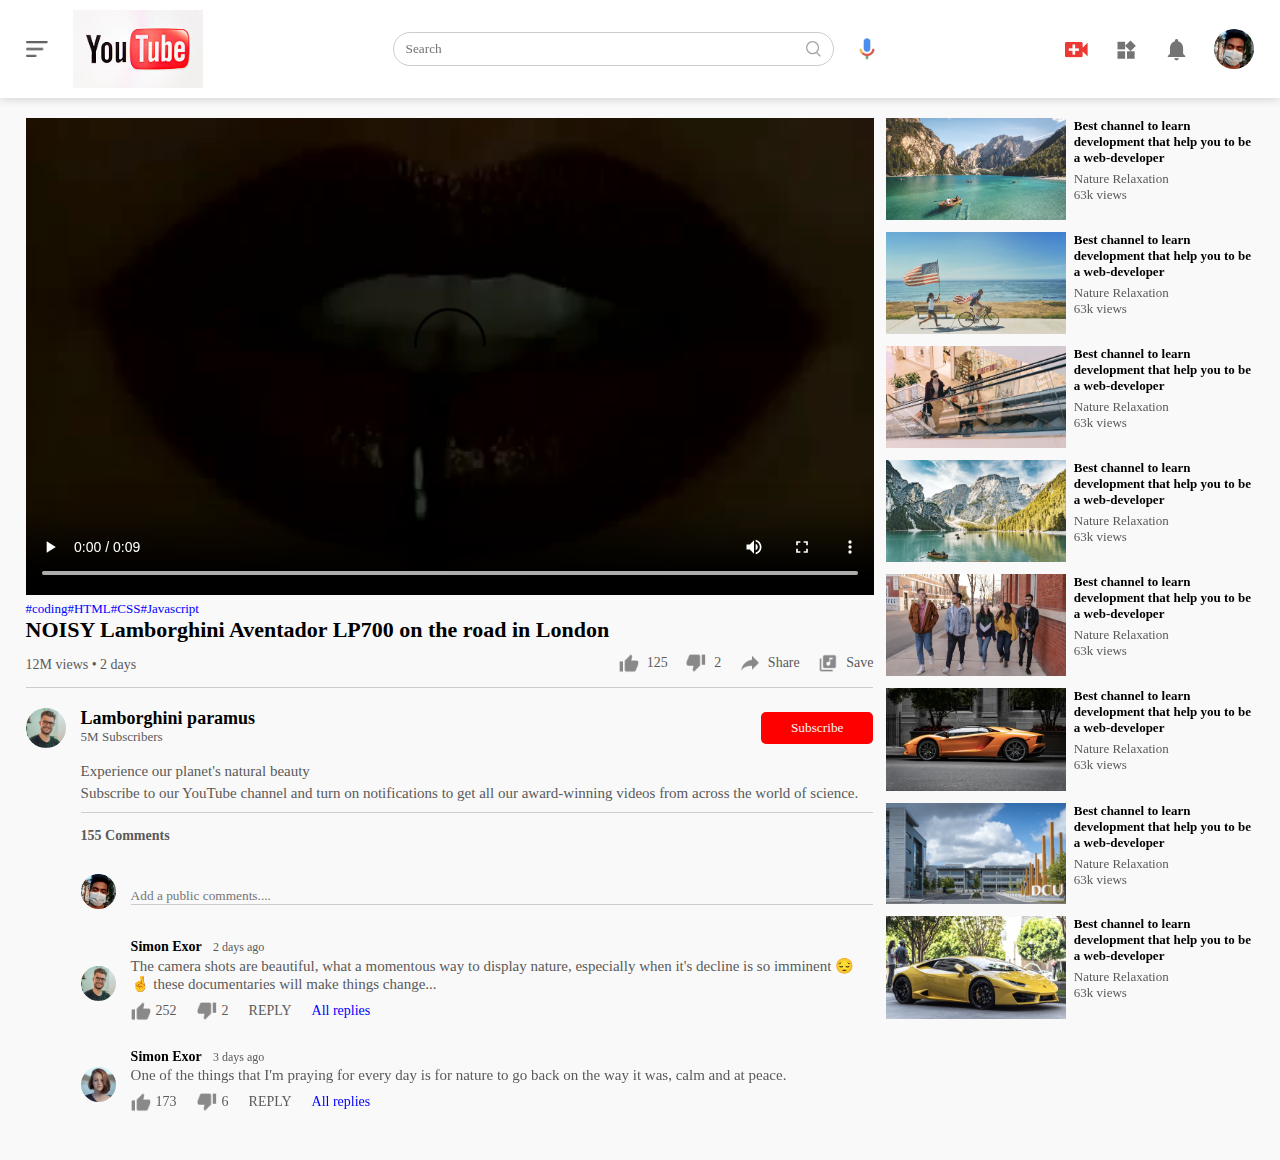
<file: yellowlambo.html>
<!DOCTYPE html>
<html lang="en">

<head>
    <meta charset="UTF-8">
    <meta http-equiv="X-UA-Compatible" content="IE=edge">
    <meta name="viewport" content="width=device-width, initial-scale=1.0">
    <title>yellow_lambo</title>
    <link rel="stylesheet" href="style.css">
</head>

<body>
    <nav class="flex-div">
        <div class="nav-left flex-div">
            <img src="images/menu.png" class="menu-icon">
            <img src="images/youtube.jpg" class="logo">
        </div>


        <div class="nav-middle flex-div">
            <div class="search-box flex-div">
                <input type="text" placeholder="Search">
                <img src="images/search.png">
            </div>
            <img src="images/voice-search.png" class="mic-icon">
        </div>


        <div class="nav-right flex-div">
            <img src="images/upload.png">
            <img src="images/more.png">
            <img src="images/notification.png">
            <img src="images/sahil.png" class="user-icon">
        </div>
    </nav>

    <div class="container play-container">
        <div class="row">
            <div class="play-video">
                <video controls autoplay>
                    <source src="images/naughty.mp4" type="video/mp4">
                </video>

                <div class="tags">
                    <a href="">#coding</a><a href="">#HTML</a><a href="">#CSS</a><a href="">#Javascript</a>
                </div>
                <h3>NOISY Lamborghini Aventador LP700 on the road in London</h3>
                <div class="play-video-info">
                    <p>12M views &bull; 2 days</p>


                    <div>
                        <a href=""><img src="images/like.png">125</a>
                        <a href=""><img src="images/dislike.png">2</a>
                        <a href=""><img src="images/share.png">Share</a>
                        <a href=""><img src="images/save.png">Save</a>
                    </div>
                </div>
                <hr>

                <div class="publisher">
                    <img src="images/simon.png">

                    <div>
                        <p>Lamborghini paramus</p>
                        <span>5M Subscribers</span>

                    </div>
                    <button type="button">Subscribe</button>

                </div>
                <div class="channel-discription">
                    <p>Experience our planet's natural beauty</p>
                    <p>Subscribe to our YouTube channel and turn on notifications to get all our award-winning videos from across the world of science.</p>
                    <hr>
                    <h4>155 Comments</h4>

                    <div class="add-comments">
                        <img src="images/sahil.png" >
                        <input type="text " placeholder="Add a public comments....">
                    </div>
                    <div class="old-comments">
                        <img src="images/simon.png" >

                       <div>
                        <h3>Simon Exor <span>2 days ago</span></h3>
                        
                        <p>The camera shots are beautiful, what a momentous way to display nature, especially when it's decline is so imminent 😔 🤞 these documentaries will make things change...
                        </p>
                        <div class="comments-icons">
                            <img src="images/like.png" >
                            <span>252</span>
                            <img src="images/dislike.png">
                            <span>2</span>
                            <span>REPLY</span>
                            <a href="">All replies</a>
                        </div>
                       </div>
                    </div>
                    <div class="old-comments">
                        <img src="images/megan.png" >

                       <div>
                        <h3>Simon Exor <span>3 days ago</span></h3>
                        
                        <p>One of the things that I'm praying for every day is for nature to go back on the way it was, calm and at peace.
                        </p>
                        <div class="comments-icons">
                            <img src="images/like.png" >
                            <span>173</span>
                            <img src="images/dislike.png">
                            <span>6</span>
                            <span>REPLY</span>
                            <a href="">All replies</a>
                        </div>
                       </div>
                    </div>
                </div>




            </div>
            <div class="right-sidebar">

                <div class="side-video-list">
                    <a href="" class="small-thumbnail"><img src="images/thumbnail1.png"></a>
                    <div class="vid-info">
                        <a href="">Best channel to learn development that help you to be a web-developer</a>
                        <p>Nature Relaxation</p>
                        <p>63k views </p>

                    </div>
                </div>
                <div class="side-video-list">
                    <a href="" class="small-thumbnail"><img src="images/thumbnail2.png"></a>
                    <div class="vid-info">
                        <a href="">Best channel to learn development that help you to be a web-developer</a>
                        <p>Nature Relaxation</p>
                        <p>63k views </p>

                    </div>
                </div>
                <div class="side-video-list">
                    <a href="" class="small-thumbnail"><img src="images/thumbnail3.png"></a>
                    <div class="vid-info">
                        <a href="">Best channel to learn development that help you to be a web-developer</a>
                        <p>Nature Relaxation</p>
                        <p>63k views </p>

                    </div>
                </div>
                <div class="side-video-list">
                    <a href="" class="small-thumbnail"><img src="images/thumbnail4.png"></a>
                    <div class="vid-info">
                        <a href="">Best channel to learn development that help you to be a web-developer</a>
                        <p>Nature Relaxation</p>
                        <p>63k views </p>

                    </div>
                </div>
                <div class="side-video-list">
                    <a href="" class="small-thumbnail"><img src="images/thumbnail5.png"></a>
                    <div class="vid-info">
                        <a href="">Best channel to learn development that help you to be a web-developer</a>
                        <p>Nature Relaxation</p>
                        <p>63k views </p>

                    </div>
                </div>
                <div class="side-video-list">
                    <a href="" class="small-thumbnail"><img src="images/thumbnail6.png"></a>
                    <div class="vid-info">
                        <a href="">Best channel to learn development that help you to be a web-developer</a>
                        <p>Nature Relaxation</p>
                        <p>63k views </p>

                    </div>
                </div>
                <div class="side-video-list">
                    <a href="" class="small-thumbnail"><img src="images/thumbnail7.png"></a>
                    <div class="vid-info">
                        <a href="">Best channel to learn development that help you to be a web-developer</a>
                        <p>Nature Relaxation</p>
                        <p>63k views </p>

                    </div>
                </div>
                <div class="side-video-list">
                    <a href="" class="small-thumbnail"><img src="images/thumbnail8.png"></a>
                    <div class="vid-info">
                        <a href="">Best channel to learn development that help you to be a web-developer</a>
                        <p>Nature Relaxation</p>
                        <p>63k views </p>

                    </div>
                </div>

            </div>
        </div>
    </div>
</body>

</html>
</file>
<file: style.css>
*{
    margin: 0;
    padding: 0;
    font-family: 'poppins', 'sans-serif';
    box-sizing: border-box;
}
a{
    text-decoration: none;
    color: #5a5a5a;
}
img{
    cursor: pointer;
}
.flex-div{
    display: flex;
    align-items: center;
}
nav{
    padding: 10px 2%;
    justify-content: space-between;
    box-shadow: 0 0 10px rgba(0, 0, 0, 0.2);
    background: white;
    position: sticky;
    top: 0;
    z-index: 10;
}
.nav-right img{
    width: 25px;
    margin-right: 25px;

}
.nav-right .user-icon{
    width: 40px;
    margin-right: 0;
    border-radius: 50%;
}
.nav-left .menu-icon{
    width: 22px;
    margin-right: 25px;
}
.nav-left .logo{
    width: 130px;
}
.nav-middle .mic-icon{
    width: 16px;
   
}
.nav-middle .search-box{
    margin-right: 25px;
    border: 1px solid #ccc;
    border-radius: 25px;
    padding: 8px 12px;
}
.nav-middle .search-box input{
    border: 0;
    outline: 0;
    width: 400px;
    background: transparent;
}
.nav-middle .search-box img{
    width: 15px;
}

/* ==========Sidebr============ */

.sidebar{
    background: #fff;
    width: 15%;
    height: 100vh;
    position: fixed;
    top: 0;
    padding-left: 2%;
    padding-top: 120px;
}
.shortcut-links img{
    width: 20px;
    margin-right: 20px;
}
.shortcut-links a{
    display: flex;
    align-items: center;
    margin-bottom: 20px;
    width: fit-content;
    flex-wrap: wrap;
}
.shortcut-links a:first-child{
    color: rgb(243, 51, 51);
}
.sidebar hr{
    border: 0;
    width: 85%;
    height: 1px;
    background: #ccc;
}

.subscribed-list h3{
    font-size: 13px;
    margin: 20px 0;
    color: #5a5a5a;
}
.subscribed-list a{
    display: flex;
    align-items: center;
    margin-bottom: 20px;
    width: fit-content;
    flex-wrap: wrap;
}
.subscribed-list a img{
    width: 25px;
    border-radius: 50%;
    margin-right: 20px;
}
.small-sidebar{
    width: 5%;
}
.small-sidebar a p{
    display: none;
}
.small-sidebar h3{
    display: none;
}
.small-sidebar hr{
    width: 50%;
    margin-bottom: 25px;
}


/* ==================main=============== */
.container{
    background: #f9f9f9;
    padding-left: 17%;
    padding-right: 2%;
    padding-top: 20px;
    padding-bottom: 20px;
}
.large-container{
    padding-left: 7%;
}


.banner{
    width: 100%;
    /* height: 60vh; */
}
.banner img{
    width: 100%;
    height: 40vh;
    border-radius: 8px;
}

.list-container{
    display: grid;
    grid-template-columns: repeat(auto-fit, minmax(250px, 1fr) );
    grid-column-gap: 16px;
    grid-row-gap: 30px;
    margin-top: 15px;
}
.vid-list .thumbnail{
    width: 100%;
    border-radius: 5px;
}
.vid-list .flex-div{
    align-items: flex-start;
    margin-top: 7px;
}
.vid-list .flex-div img{
    width: 35px;
    border-radius: 50%;
    margin-right: 10px;
}
.vid-info{
    color: #5a5a5a;
    font-size: 13px;
}
.vid-info a{
    color: black;
    font-weight: 600;
    display: block;
    margin-bottom: 5px;
}

@media (max-width: 900px){
    .menu-icon{
        display: none;

    }
    .sidebar{
        display: none;
    }
    .container, .large-container{
        padding-left: 5%;
        padding-right: 5%;
    }
    .nav-right img{
        display: none;
    }
    .nav-right .user-icon{
        display: block;
        width: 30px;
    }
    .nav-middle .search-box input{
        width: 100px;
    }
    .nav-middle .mic-icon{
        display: none;
    }
    .logo{
        width: 90px;
    }
}

/* ==============play vodio page================= */

.play-container{
    padding-left: 2%;
}
.row{
    display: flex;
    flex-wrap: wrap;
    justify-content: space-between;
}
.play-video{
    flex-basis: 69%;

}
.right-sidebar{
    flex-basis: 30%;
}
.play-video video{
    width: 100%;
}

.side-video-list{
    display: flex;
    justify-content: space-between;
    margin-bottom: 8px;
}
.side-video-list img{
    width: 100%;
}
.side-video-list .small-thumbnail{
    flex-basis: 49%;
}
.side-video-list .vid-info{
    flex-basis: 49%;
}
.play-video .tags a{
    color: #0000ff;
    font-size: 13px;
}
.play-video h3{
    font-size: 22px;
    font-weight: 600;
}
.play-video .play-video-info{
    display: flex;
    justify-content: space-between;
    align-items: center;
    flex-wrap: wrap;
    color: #5a5a5a;
    margin-top: 10px;
    font-size: 14px;
}
.play-video .play-video-info a img{
    width: 20px;
    margin-right: 8px;
}
.play-video .play-video-info a{
    display: inline-flex;
    align-items: center;
    margin-left: 15px;
}
.play-video hr{
    border: 0;
    margin: 10px 0;
    background: #ccc;
    height: 1px;

}
.publisher{
    display: flex;
    align-items: center;
    margin-top: 20px;
}
.publisher div{
    flex: 1;
    line-height: 18px;
}
.publisher img{
    width: 40px;
    border-radius: 50%;
    margin-right: 15px;
}
.publisher div p{
    font-size: 18px;
    font-weight: 600;
    color: black;
}
.publisher span{
    font-size: 13px;
    color: #5a5a5a;

}
.publisher button{
    background: red;
    color: whitesmoke;
    padding: 8px 30px;
    border: 0;
    outline: 0;
    cursor: pointer;
    border-radius: 5px;
}
.channel-discription{
    padding-left: 55px;
    margin: 15px 0;
}
.channel-discription p{
    color: #5a5a5a;
    margin-bottom: 5px;
    font-size: 15px;

}
.channel-discription h4{
    color: #5a5a5a;
    font-size: 14px;
    margin-top: 15px;
}
.add-comments{
    display: flex;
    align-items: center;
    margin: 30px 0;

}
.add-comments img{
    width: 35px;
    border-radius: 50%;
    margin-right: 15px;
}
.add-comments input{
    border: 0;
    outline: 0;
    border-bottom: 1px solid #ccc;
    width: 100%;
    padding-top: 10px;
    background: transparent;
}
.old-comments{
    display: flex;
    align-items: center;
    margin: 20px 0;
}
.old-comments img{
    width: 35px;
    border-radius: 50%;
    margin-right: 15px;
}
.old-comments h3{
    font-size: 14px;
    margin-bottom: 2px;
}
.old-comments h3 span{
    color: #5a5a5a;
    font-size: 12px;
    font-weight: 500;
    margin-left: 8px;
}

.old-comments .comments-icons{
    display: flex;
    align-items: center;
    margin: 8px 0;
    font-size: 14px;
}
.old-comments .comments-icons img{
    width: 20px;
    margin-right: 5px;
    border-radius: 0;

}
.old-comments .comments-icons span{
    margin-right: 20px;
    color: #5a5a5a;
}
.old-comments .comments-icons a{
    color: #0000ff;
}


@media (max-width: 900px){
    .play-video{
        flex-basis: 100%;
    }
    .right-sidebar{
        flex-basis: 100%;
    }
    .play-container{
        padding-left: 5%;
    }
    .channel-discription{
        padding-left: 0;
    }
    .play-video .play-video-info a{
        margin-left: 0;
        margin-right: 15px;
        margin-top: 15px;
    }
    
}
</file>
